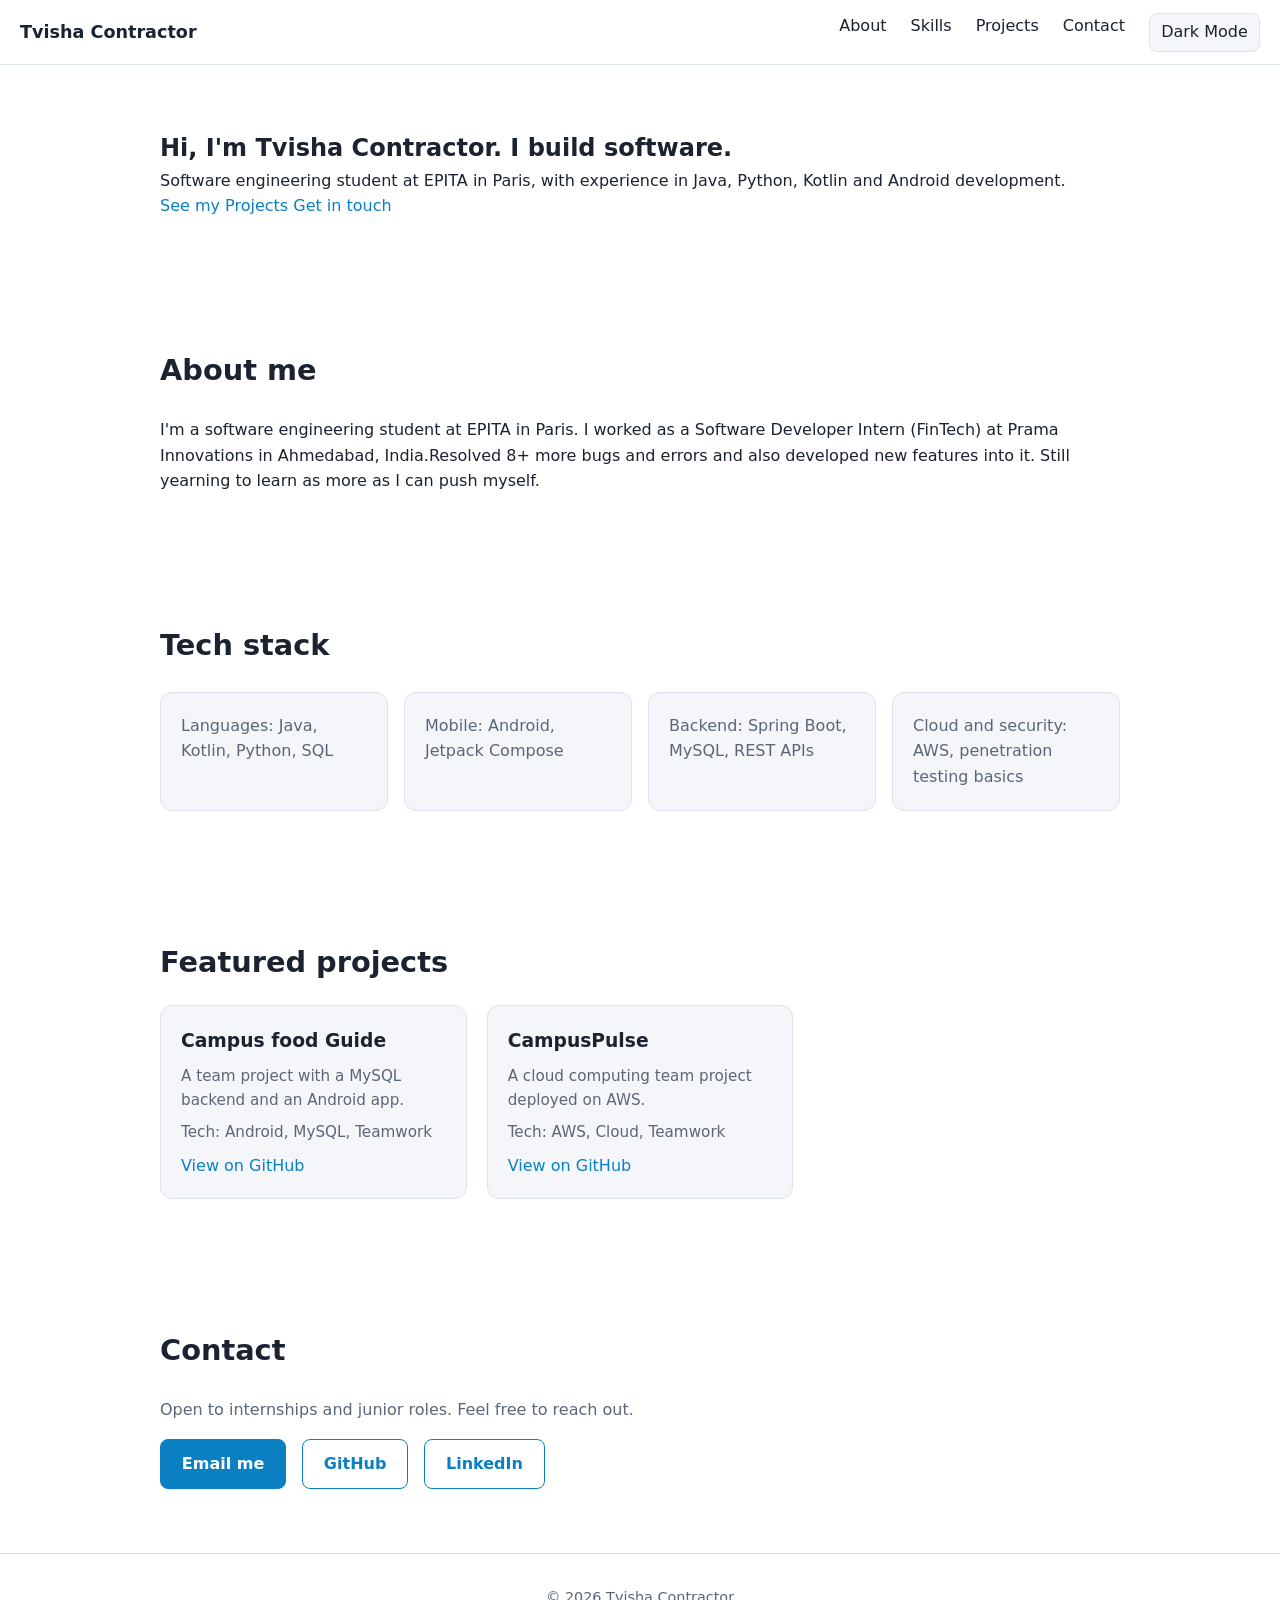
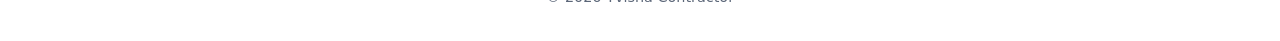
<file: index.html>
<!DOCTYPE html>
<html lang="en">
<head>
    <meta charset="UTF-8">
    <meta name="viewport" content="width=device-width, initial-scale=1.0">
    <title>Portfolio</title>
    <link rel="stylesheet" href="style.css">
    <script src="script.js" defer></script>
</head>
<body>
    <header>
  <a href="#home">Tvisha Contractor</a>
  <nav id="nav">
    <ul>
      <li><a href="#about">About</a></li>
      <li><a href="#skills">Skills</a></li>
      <li><a href="#projects">Projects</a></li>
      <li><a href="#contact">Contact</a></li>
      <li><button class="icon-btn" id="theme-btn" aria-label="Toggle dark or light theme">🌙</button></li>
    </ul>
  </nav>
  <button class="icon-btn" id="menu-btn" aria-label="Open menu">☰</button>
</header>
<main>
    <section id = "Home">
        <h1>Hi, I'm Tvisha Contractor. I build software.</h1>
        <p>Software engineering student at EPITA in Paris, with experience in Java, Python, Kotlin and Android development.</p>
        <a href="#projects">See my Projects</a>
        <a href="#contact">Get in touch</a>
    </section>
    <section id = "about">
        <h2>About me</h2>
        <p> I'm a software engineering student at EPITA in Paris. I worked as a
        Software Developer Intern (FinTech) at Prama Innovations in Ahmedabad,
        India.Resolved 8+ more bugs and errors and also developed new features into it. Still yearning to learn as more as I can push myself.</p>
    </section>
    <section id="skills">
      <h2>Tech stack</h2>
      <ul>
        <li>Languages: Java, Kotlin, Python, SQL</li>
        <li>Mobile: Android, Jetpack Compose</li>
        <li>Backend: Spring Boot, MySQL, REST APIs</li>
        <li>Cloud and security: AWS, penetration testing basics</li>
      </ul>
    </section>
    <section id="projects">
      <h2>Featured projects</h2>

      <article>
        <h3>Campus food Guide</h3>
        <p>A team project with a MySQL backend and an Android app.</p>
        <p>Tech: Android, MySQL, Teamwork</p>
         <a href="https://github.com/tvisha-cmd">View on GitHub</a>
      </article>
      <article>
        <h3>CampusPulse</h3>
        <p>A cloud computing team project deployed on AWS.</p>
        <p>Tech: AWS, Cloud, Teamwork</p>
        <a href="https://github.com/tvisha-cmd">View on GitHub</a>
      </article>
      </section>
      <section id="contact">
      <h2>Contact</h2>
      <p>Open to internships and junior roles. Feel free to reach out.</p>
      <ul>
        <li><a href="mailto:tvishacontractor2422@gmail.com">Email me</a></li>
        <li><a href="https://github.com/tvisha-cmd">GitHub</a></li>
        <li><a href="https://www.linkedin.com/in/tvisha-contractor-b25778322/">LinkedIn</a></li>
      </ul>
    </section>
</main>
 <footer>
    <p>© 2026 Tvisha Contractor</p>
  </footer>
<div class="modal" id="modal">
  <div class="modal-box">
    <button class="icon-btn close" id="modal-close" aria-label="Close">✕</button>
    <h3 id="m-title"></h3>
    <p id="m-desc"></p>
    <p id="m-tech"></p>
    <a id="m-link" href="#" target="_blank" rel="noopener">View on GitHub</a>
  </div>
</div>
</body>
</html>
</file>
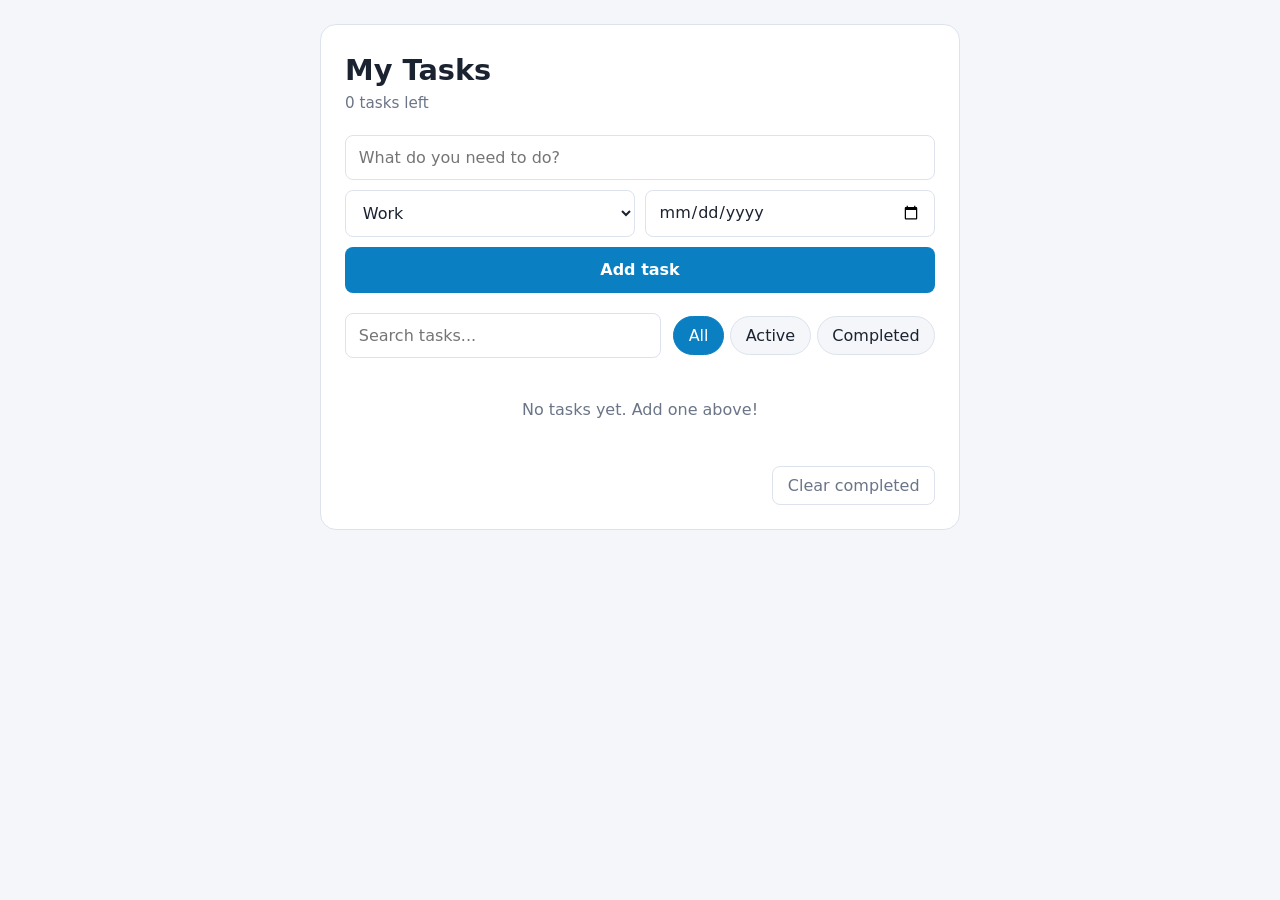
<file: Task - 2/index.html>
<!DOCTYPE html>
<html lang="en">
<head>
  <meta charset="UTF-8">
  <meta name="viewport" content="width=device-width, initial-scale=1">
  <title>Task Manager</title>
  <link rel="stylesheet" href="style.css">
  <script src="script.js" defer></script>
</head>

<body>

  <main class="app">

    <!-- HEADER -->
    <header>
      <h1>My Tasks</h1>
      <p id="task-count">0 tasks left</p>
    </header>

    <!-- FORM: where the user adds a task -->
    <section id="add-section">
      <form id="task-form">
        <input type="text" id="task-input" placeholder="What do you need to do?" required>

        <select id="category-select">
          <option value="Work">Work</option>
          <option value="Personal">Personal</option>
          <option value="Study">Study</option>
        </select>

        <input type="date" id="due-date">

        <button type="submit" id="add-btn">Add task</button>
      </form>
    </section>

    <!-- SEARCH AND FILTERS -->
    <section id="controls">
      <input type="search" id="search-input" placeholder="Search tasks...">

      <div id="filters">
        <button class="filter-btn active" data-filter="all">All</button>
        <button class="filter-btn" data-filter="active">Active</button>
        <button class="filter-btn" data-filter="completed">Completed</button>
      </div>
    </section>

    <!-- TASK LIST: JavaScript will fill this in -->
    <section id="list-section">
      <ul id="task-list"></ul>
      <p id="empty-message">No tasks yet. Add one above!</p>
    </section>

    <!-- FOOTER ACTION -->
    <footer>
      <button id="clear-completed">Clear completed</button>
    </footer>

  </main>

</body>
</html>
</file>
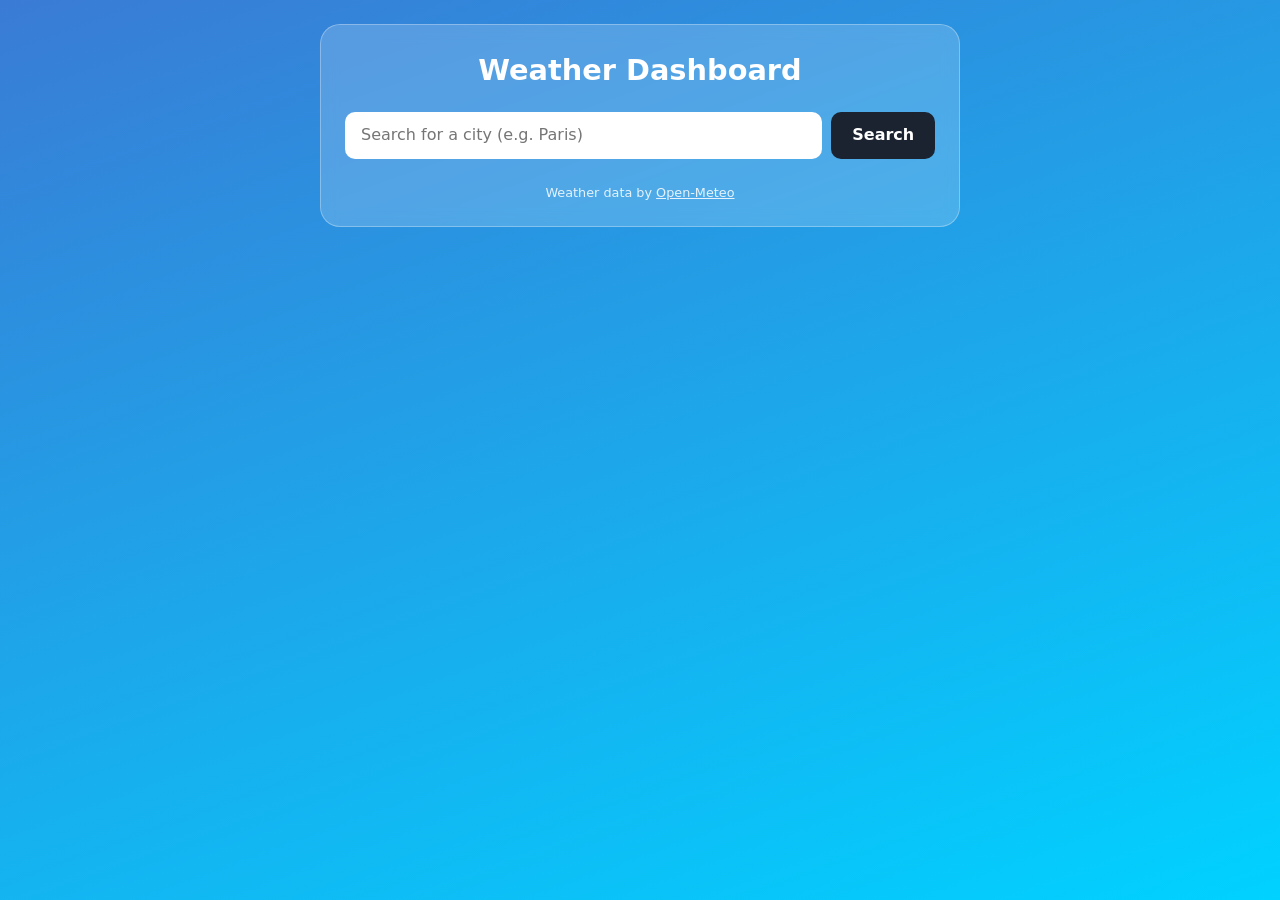
<file: Task - 3/index.html>
<!DOCTYPE html>
<html lang="en">
<head>
  <meta charset="UTF-8">
  <meta name="viewport" content="width=device-width, initial-scale=1">
  <title>Weather Dashboard</title>
  <link rel="stylesheet" href="style.css">
  <script src="script.js" defer></script>
</head>

<body>

  <main class="app">

    <h1>Weather Dashboard</h1>

    <!-- SEARCH -->
    <form id="search-form">
      <input type="text" id="city-input" placeholder="Search for a city (e.g. Paris)" required>
      <button type="submit">Search</button>
    </form>

    <!-- LOADING SPINNER: hidden until JavaScript shows it -->
    <div id="loading" class="hidden">
      <div class="spinner"></div>
      <p>Loading weather...</p>
    </div>

    <!-- ERROR MESSAGE: hidden until something goes wrong -->
    <p id="error" class="hidden"></p>

    <!-- WEATHER RESULTS: hidden until a search works -->
    <section id="weather" class="hidden">

      <!-- Current weather -->
      <div id="current">
        <h2 id="city-name"></h2>
        <p id="local-date"></p>
        <div id="weather-icon"></div>
        <p id="temperature"></p>
        <p id="condition"></p>
      </div>

      <!-- Extra details -->
      <div id="details">
        <div class="detail">
          <span class="label">Humidity</span>
          <span class="value" id="humidity"></span>
        </div>
        <div class="detail">
          <span class="label">Wind speed</span>
          <span class="value" id="wind"></span>
        </div>
        <div class="detail">
          <span class="label">Pressure</span>
          <span class="value" id="pressure"></span>
        </div>
      </div>

      <!-- 5-day forecast: JavaScript will fill this in -->
      <h3>5-day forecast</h3>
      <div id="forecast"></div>

    </section>

    <footer>
      <p>Weather data by <a href="https://open-meteo.com/" target="_blank" rel="noopener">Open-Meteo</a></p>
    </footer>

  </main>

</body>
</html>
</file>
<file: style.css>
/* ---------- 1. COLORS (variables) ---------- */
:root {
  --bg: #ffffff;
  --surface: #f4f6fa;
  --text: #1b2330;
  --muted: #5b6678;
  --accent: #0a7fc2;
  --border: #dde3ec;
}

/* Dark colors. They do nothing yet. In Step 3 JavaScript will switch them on. */
[data-theme="dark"] {
  --bg: #0f1520;
  --surface: #182131;
  --text: #e8edf5;
  --muted: #9aa7bb;
  --accent: #4db3f0;
  --border: #2a3649;
}

/* ---------- 2. BASIC RESET AND PAGE SETTINGS ---------- */
* {
  box-sizing: border-box;
  margin: 0;
  padding: 0;
}

html {
  scroll-behavior: smooth;   /* smooth scrolling when clicking menu links */
  scroll-padding-top: 70px;  /* stops the sticky header from covering titles */
}

body {
  font-family: system-ui, -apple-system, "Segoe UI", sans-serif;
  background: var(--bg);
  color: var(--text);
  line-height: 1.6;
}

a {
  color: var(--accent);
  text-decoration: none;
}

ul {
  list-style: none;
}

/* ---------- 3. HEADER AND NAVIGATION ---------- */
header {
  position: sticky;          /* stays at the top while you scroll */
  top: 0;
  z-index: 10;
  background: var(--bg);
  border-bottom: 1px solid var(--border);

  display: flex;             /* puts the logo and menu side by side */
  justify-content: space-between;
  align-items: center;
  padding: 0.8rem 1.25rem;
}

header > a {
  font-weight: 700;
  font-size: 1.1rem;
  color: var(--text);
}

nav ul {
  display: flex;
  gap: 1.5rem;
}

nav a {
  color: var(--text);
}

nav a:hover {
  color: var(--accent);
}

/* ---------- 4. SECTIONS (shared by all of them) ---------- */
section {
  max-width: 1000px;         /* keeps text from getting too wide */
  margin: 0 auto;            /* centers the section */
  padding: 4rem 1.25rem;
}

h2 {
  font-size: 1.8rem;
  margin-bottom: 1.5rem;
}

/* ---------- 5. HERO ---------- */
#home {
  min-height: 80vh;          /* 80% of the screen height */
  display: flex;
  flex-direction: column;
  justify-content: center;
  align-items: flex-start;
}

#home h1 {
  font-size: clamp(2rem, 6vw, 3.5rem);  /* grows and shrinks with the screen */
  line-height: 1.15;
}

#home p {
  color: var(--muted);
  max-width: 560px;
  margin: 1rem 0 1.5rem;
  font-size: 1.1rem;
}

/* the two hero links look like buttons */
#home a {
  display: inline-block;
  padding: 0.7rem 1.3rem;
  border-radius: 8px;
  font-weight: 600;
  margin: 0 0.6rem 0.6rem 0;
}

#home a:first-of-type {
  background: var(--accent);
  color: #fff;
}

#home a:last-of-type {
  border: 1px solid var(--accent);
}

/* ---------- 6. SKILLS (CSS Grid) ---------- */
#skills ul {
  display: grid;
  grid-template-columns: repeat(auto-fit, minmax(200px, 1fr));
  gap: 1rem;
}

#skills li {
  background: var(--surface);
  border: 1px solid var(--border);
  border-radius: 12px;
  padding: 1.25rem;
  color: var(--muted);
}

/* ---------- 7. PROJECTS (CSS Grid) ---------- */
#projects {
  display: grid;
  grid-template-columns: repeat(auto-fit, minmax(280px, 1fr));
  gap: 1.25rem;
}

#projects h2 {
  grid-column: 1 / -1;       /* the title takes the full row */
  margin-bottom: 0;
}

article {
  background: var(--surface);
  border: 1px solid var(--border);
  border-radius: 12px;
  padding: 1.25rem;
  transition: transform 0.2s, border-color 0.2s;
}

article:hover {
  transform: translateY(-4px);
  border-color: var(--accent);
}

article h3 {
  margin-bottom: 0.5rem;
}

article p {
  color: var(--muted);
  font-size: 0.95rem;
  margin-bottom: 0.5rem;
}

/* ---------- 8. CONTACT ---------- */
#contact p {
  color: var(--muted);
  margin-bottom: 1rem;
}

#contact ul {
  display: flex;
  flex-wrap: wrap;
  gap: 1rem;
}

#contact a {
  display: inline-block;
  padding: 0.7rem 1.3rem;
  border: 1px solid var(--accent);
  border-radius: 8px;
  font-weight: 600;
}

#contact li:first-child a {
  background: var(--accent);
  color: #fff;
}

/* ---------- 9. FOOTER ---------- */
footer {
  text-align: center;
  padding: 2rem 1rem;
  color: var(--muted);
  border-top: 1px solid var(--border);
  font-size: 0.9rem;
}

/* ---------- 10. SMALL SCREENS (phones) ---------- */
@media (max-width: 700px) {
  #menu-btn {
    display: inline-block;    /* show the ☰ button */
  }

  nav {
    display: none;            /* hide the menu until ☰ is clicked */
    position: absolute;
    top: 100%;
    left: 0;
    right: 0;
    background: var(--bg);
    padding: 1rem 1.25rem;
    border-bottom: 1px solid var(--border);
  }

  nav.open {
    display: block;           /* JavaScript adds "open" when ☰ is clicked */
  }

  nav ul {
    flex-direction: column;
    align-items: flex-start;
    gap: 1rem;
  }
}
/* ---------- 11. BUTTONS ---------- */
button {
  font: inherit;
  cursor: pointer;
}

.icon-btn {
  background: var(--surface);
  color: var(--text);
  border: 1px solid var(--border);
  border-radius: 8px;
  padding: 0.35rem 0.7rem;
}

#menu-btn {
  display: none;              /* hidden on big screens */
}

article {
  cursor: pointer;            /* shows a hand so people know it's clickable */
}

/* ---------- 12. POPUP (MODAL) ---------- */
.modal {
  position: fixed;
  inset: 0;                   /* covers the whole screen */
  background: rgba(0, 0, 0, 0.6);
  display: none;              /* hidden until JavaScript adds the "open" class */
  align-items: center;
  justify-content: center;
  padding: 1rem;
  z-index: 20;
}

.modal.open {
  display: flex;
}

.modal-box {
  background: var(--bg);
  border-radius: 14px;
  max-width: 520px;
  width: 100%;
  padding: 1.75rem;
  position: relative;
}

.modal-box h3 {
  margin-bottom: 0.6rem;
}

.modal-box p {
  color: var(--muted);
  margin-bottom: 0.8rem;
}

.close {
  position: absolute;
  top: 0.8rem;
  right: 0.8rem;
}
</file>
<file: Task - 2/style.css>
/* ---------- 1. COLORS AND BASICS ---------- */
:root {
  --bg: #f4f6fa;
  --card: #ffffff;
  --text: #1b2330;
  --muted: #6b7587;
  --accent: #0a7fc2;
  --border: #dde3ec;
  --danger: #e5484d;
  --done: #2e9e5b;
}

* {
  box-sizing: border-box;
  margin: 0;
  padding: 0;
}

body {
  font-family: system-ui, -apple-system, "Segoe UI", sans-serif;
  background: var(--bg);
  color: var(--text);
  line-height: 1.5;
  padding: 1.5rem 1rem;
}

ul {
  list-style: none;
}

button {
  font: inherit;
  cursor: pointer;
}

/* ---------- 2. THE APP CARD ---------- */
.app {
  max-width: 640px;
  margin: 0 auto;                /* centers the card */
  background: var(--card);
  border: 1px solid var(--border);
  border-radius: 16px;
  padding: 1.5rem;
}

header {
  margin-bottom: 1.25rem;
}

header h1 {
  font-size: 1.8rem;
}

#task-count {
  color: var(--muted);
  font-size: 0.95rem;
}

/* ---------- 3. THE ADD FORM ---------- */
#task-form {
  display: flex;
  flex-wrap: wrap;               /* items move to a new line when there is no room */
  gap: 0.6rem;
  margin-bottom: 1.25rem;
}

#task-input {
  flex: 1 1 100%;                /* the text box takes a full row */
}

input,
select {
  font: inherit;
  padding: 0.6rem 0.8rem;
  border: 1px solid var(--border);
  border-radius: 8px;
  background: var(--card);
  color: var(--text);
}

input:focus,
select:focus {
  outline: 2px solid var(--accent);
  outline-offset: 1px;
}

#category-select,
#due-date {
  flex: 1 1 140px;
}

#add-btn {
  flex: 1 1 100%;
  background: var(--accent);
  color: #fff;
  border: none;
  border-radius: 8px;
  padding: 0.7rem;
  font-weight: 600;
}

#add-btn:hover {
  opacity: 0.9;
}

/* ---------- 4. SEARCH AND FILTERS ---------- */
#controls {
  display: flex;
  flex-wrap: wrap;
  gap: 0.75rem;
  align-items: center;
  margin-bottom: 1rem;
}

#search-input {
  flex: 1 1 200px;
}

#filters {
  display: flex;
  gap: 0.4rem;
}

.filter-btn {
  background: var(--bg);
  border: 1px solid var(--border);
  border-radius: 999px;
  padding: 0.4rem 0.9rem;
  color: var(--text);
}

.filter-btn.active {              /* the currently selected filter */
  background: var(--accent);
  border-color: var(--accent);
  color: #fff;
}

/* ---------- 5. THE TASK LIST ---------- */
#task-list {
  display: flex;
  flex-direction: column;
  gap: 0.6rem;
}

.task-item {
  display: flex;
  align-items: center;
  gap: 0.75rem;
  padding: 0.8rem 1rem;
  background: var(--card);
  border: 1px solid var(--border);
  border-radius: 12px;
  animation: slideIn 0.25s ease;  /* new tasks slide in */
}

.task-item input[type="checkbox"] {
  width: 1.2rem;
  height: 1.2rem;
  cursor: pointer;
}

.task-info {
  flex: 1;
  min-width: 0;                   /* lets long text wrap instead of overflowing */
}

.task-text {
  word-break: break-word;
  transition: color 0.3s;
}

.task-meta {
  display: flex;
  flex-wrap: wrap;
  gap: 0.5rem;
  align-items: center;
  margin-top: 0.25rem;
  font-size: 0.8rem;
  color: var(--muted);
}

/* category badges */
.badge {
  padding: 0.1rem 0.6rem;
  border-radius: 999px;
  font-size: 0.75rem;
  font-weight: 600;
  background: var(--bg);
  border: 1px solid var(--border);
}

.badge.Work     { color: #0a7fc2; }
.badge.Personal { color: #b35bd1; }
.badge.Study    { color: #d98a00; }

.overdue {
  color: var(--danger);
  font-weight: 600;
}

/* completed tasks: crossed out and faded (animated with a transition) */
.task-item.completed .task-text {
  text-decoration: line-through;
  color: var(--muted);
}

.task-item.completed {
  opacity: 0.7;
}

/* edit and delete buttons */
.task-actions {
  display: flex;
  gap: 0.4rem;
}

.task-actions button {
  background: var(--bg);
  border: 1px solid var(--border);
  border-radius: 8px;
  padding: 0.3rem 0.6rem;
  color: var(--text);
}

.task-actions .delete-btn:hover {
  background: var(--danger);
  border-color: var(--danger);
  color: #fff;
}

.task-actions .edit-btn:hover {
  background: var(--accent);
  border-color: var(--accent);
  color: #fff;
}

/* the box that appears while editing a task */
.edit-input {
  width: 100%;
}

/* drag and drop (used later in JavaScript) */
.task-item.dragging {
  opacity: 0.4;
}

/* ---------- 6. EMPTY MESSAGE AND FOOTER ---------- */
#empty-message {
  text-align: center;
  color: var(--muted);
  padding: 1.5rem 0;
}

footer {
  margin-top: 1.25rem;
  text-align: right;
}

#clear-completed {
  background: transparent;
  border: 1px solid var(--border);
  border-radius: 8px;
  padding: 0.4rem 0.9rem;
  color: var(--muted);
}

#clear-completed:hover {
  border-color: var(--danger);
  color: var(--danger);
}

/* ---------- 7. ANIMATION ---------- */
@keyframes slideIn {
  from {
    opacity: 0;
    transform: translateY(-8px);
  }
  to {
    opacity: 1;
    transform: translateY(0);
  }
}

/* ---------- 8. SMALL SCREENS (phones) ---------- */
@media (max-width: 520px) {
  .app {
    padding: 1rem;
  }

  #filters {
    width: 100%;
  }

  .filter-btn {
    flex: 1;
  }

  .task-item {
    flex-wrap: wrap;
  }

  .task-actions {
    width: 100%;
    justify-content: flex-end;
  }
}
</file>
<file: Task - 3/style.css>
/* ---------- 1. COLORS AND BASICS ---------- */
:root {
  --text: #ffffff;
  --glass: rgba(255, 255, 255, 0.18);
  --glass-border: rgba(255, 255, 255, 0.3);
}

* {
  box-sizing: border-box;
  margin: 0;
  padding: 0;
}

body {
  font-family: system-ui, -apple-system, "Segoe UI", sans-serif;
  color: var(--text);
  min-height: 100vh;
  padding: 1.5rem 1rem;
  line-height: 1.5;

  /* default background, used before any search */
  background: linear-gradient(160deg, #3a7bd5, #00d2ff);
  transition: background 0.6s;
}

/* ---------- 2. WEATHER THEMES ---------- */
/* JavaScript adds ONE of these classes to <body> after each search */
body.theme-sunny  { background: linear-gradient(160deg, #f6a623, #fd6f3b); }
body.theme-cloudy { background: linear-gradient(160deg, #6b7b8c, #a7b4c2); }
body.theme-rainy  { background: linear-gradient(160deg, #2c3e50, #4b79a1); }
body.theme-snowy  { background: linear-gradient(160deg, #7f9bb5, #d6e4f0); }
body.theme-stormy { background: linear-gradient(160deg, #1f1c2c, #5a4b81); }
body.theme-night  { background: linear-gradient(160deg, #0b1026, #2b3a67); }

/* ---------- 3. THE APP CARD ---------- */
.app {
  max-width: 640px;
  margin: 0 auto;
  background: var(--glass);
  border: 1px solid var(--glass-border);
  border-radius: 20px;
  padding: 1.5rem;
  backdrop-filter: blur(8px);          /* frosted glass effect */
}

h1 {
  text-align: center;
  font-size: 1.8rem;
  margin-bottom: 1.25rem;
}

h3 {
  margin: 1.5rem 0 0.75rem;
}

a {
  color: var(--text);
}

/* ---------- 4. HIDDEN HELPER ---------- */
/* JavaScript adds and removes this class to show or hide things */
.hidden {
  display: none !important;
}

/* ---------- 5. SEARCH FORM ---------- */
#search-form {
  display: flex;
  gap: 0.6rem;
}

#city-input {
  flex: 1;
  font: inherit;
  padding: 0.7rem 1rem;
  border: none;
  border-radius: 10px;
  color: #1b2330;
}

#city-input:focus {
  outline: 3px solid rgba(255, 255, 255, 0.6);
}

#search-form button {
  font: inherit;
  font-weight: 600;
  padding: 0.7rem 1.3rem;
  border: none;
  border-radius: 10px;
  background: #1b2330;
  color: #fff;
  cursor: pointer;
}

#search-form button:hover {
  opacity: 0.85;
}

/* ---------- 6. LOADING SPINNER ---------- */
#loading {
  text-align: center;
  padding: 2rem 0;
}

.spinner {
  width: 44px;
  height: 44px;
  margin: 0 auto 0.75rem;
  border: 5px solid rgba(255, 255, 255, 0.3);
  border-top-color: #fff;              /* one colored side makes the spin visible */
  border-radius: 50%;
  animation: spin 0.8s linear infinite;
}

@keyframes spin {
  to {
    transform: rotate(360deg);
  }
}

/* ---------- 7. ERROR MESSAGE ---------- */
#error {
  margin-top: 1rem;
  padding: 0.9rem 1rem;
  background: rgba(229, 72, 77, 0.9);
  border-radius: 10px;
  text-align: center;
  font-weight: 600;
}

/* ---------- 8. CURRENT WEATHER ---------- */
#weather {
  margin-top: 1.5rem;
  animation: fadeIn 0.5s ease;
}

#current {
  text-align: center;
}

#city-name {
  font-size: 1.7rem;
}

#local-date {
  opacity: 0.85;
  font-size: 0.95rem;
}

#weather-icon {
  font-size: 5rem;                     /* icons are emojis, so font-size makes them big */
  line-height: 1.2;
  margin: 0.5rem 0;
}

#temperature {
  font-size: 3.5rem;
  font-weight: 700;
  line-height: 1;
}

#condition {
  font-size: 1.2rem;
  margin-top: 0.3rem;
  opacity: 0.95;
}

/* ---------- 9. DETAILS (humidity, wind, pressure) ---------- */
#details {
  display: grid;
  grid-template-columns: repeat(3, 1fr);
  gap: 0.75rem;
  margin-top: 1.5rem;
}

.detail {
  display: flex;
  flex-direction: column;
  align-items: center;
  background: var(--glass);
  border: 1px solid var(--glass-border);
  border-radius: 12px;
  padding: 0.8rem 0.4rem;
}

.detail .label {
  font-size: 0.8rem;
  opacity: 0.85;
}

.detail .value {
  font-size: 1.1rem;
  font-weight: 600;
}

/* ---------- 10. 5-DAY FORECAST ---------- */
#forecast {
  display: flex;
  gap: 0.6rem;
}

.forecast-card {
  flex: 1;
  min-width: 0;
  display: flex;
  flex-direction: column;
  align-items: center;
  gap: 0.2rem;
  background: var(--glass);
  border: 1px solid var(--glass-border);
  border-radius: 12px;
  padding: 0.8rem 0.3rem;
  text-align: center;
  transition: transform 0.2s;
}

.forecast-card:hover {
  transform: translateY(-4px);
}

.forecast-day {
  font-weight: 600;
  font-size: 0.9rem;
}

.forecast-icon {
  font-size: 1.8rem;
}

.forecast-temp {
  font-size: 0.85rem;
}

/* ---------- 11. FOOTER AND ANIMATION ---------- */
footer {
  margin-top: 1.5rem;
  text-align: center;
  font-size: 0.8rem;
  opacity: 0.85;
}

@keyframes fadeIn {
  from {
    opacity: 0;
    transform: translateY(8px);
  }
  to {
    opacity: 1;
    transform: translateY(0);
  }
}

/* ---------- 12. SMALL SCREENS (phones) ---------- */
@media (max-width: 520px) {
  .app {
    padding: 1rem;
  }

  #temperature {
    font-size: 2.8rem;
  }

  #forecast {
    flex-wrap: wrap;                   /* cards wrap onto a second row */
  }

  .forecast-card {
    flex: 1 1 28%;
  }
}
</file>
